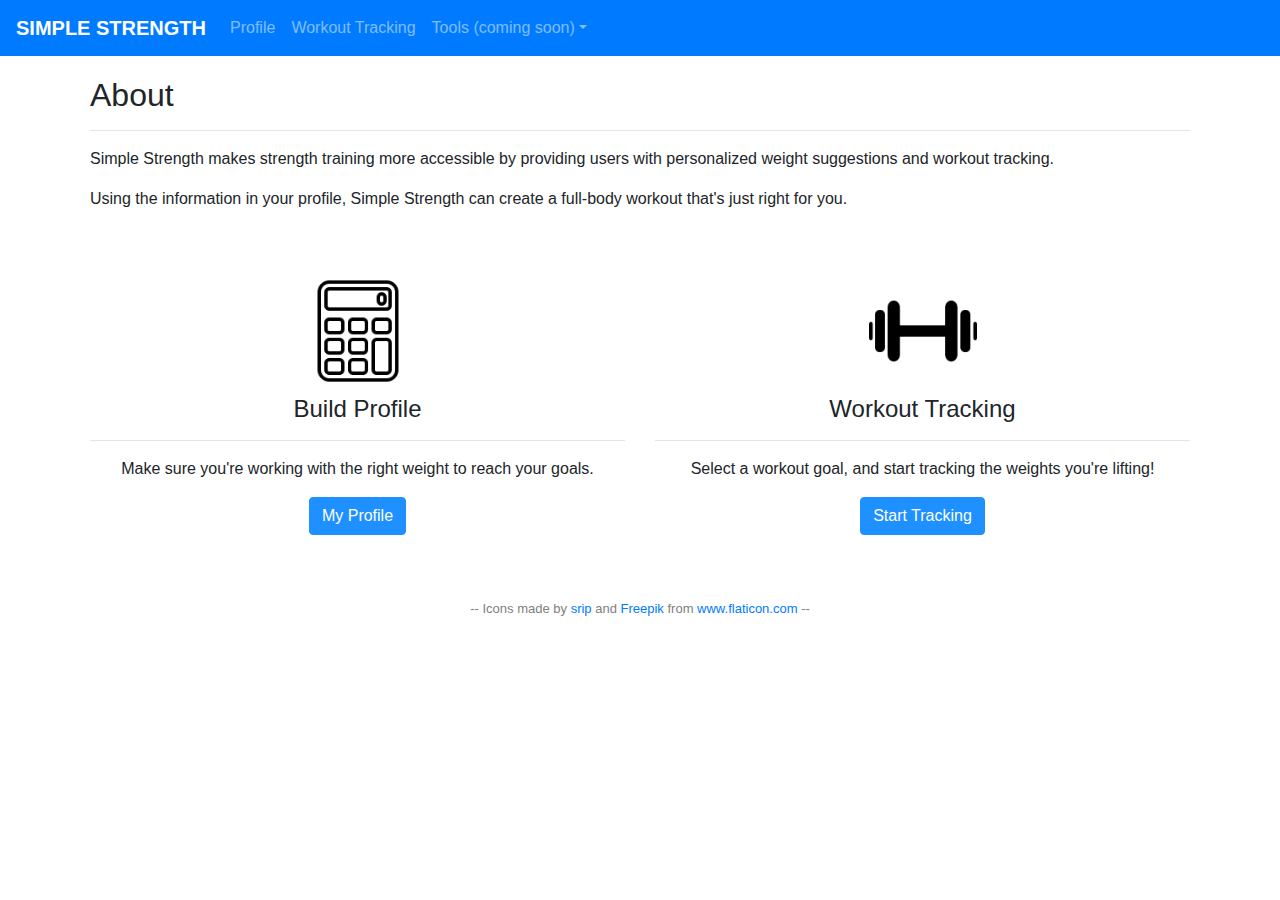
<file: index.html>
<!DOCTYPE html>
<html lang="en">
<head>
    <meta charset="utf-8">
    <meta http-equiv="X-UA-Compatible" content="IE=edge">
    <meta name="viewport" content="width=device-width, initial-scale=1, shrink-to-fit=no">
    <meta name="description" content="">
    <meta name="author" content="">
    <link rel="stylesheet" href="https://stackpath.bootstrapcdn.com/bootstrap/4.3.1/css/bootstrap.min.css" integrity="sha384-ggOyR0iXCbMQv3Xipma34MD+dH/1fQ784/j6cY/iJTQUOhcWr7x9JvoRxT2MZw1T" crossorigin="anonymous">
    <link rel="stylesheet" href="style.css">
    <title>Home | Simple Strength</title>
</head>

<body>
    <!--Collabsible nav-->
    <nav class="navbar navbar-expand-lg navbar-dark bg-primary">
        <a class="navbar-brand" href="index.html">SIMPLE STRENGTH</a>
        <button class="navbar-toggler" type="button" data-toggle="collapse" data-target="#navbarNavDropdown" aria-controls="navbarNavDropdown" aria-expanded="false" aria-label="Toggle navigation">
            <span class="navbar-toggler-icon"></span>
        </button>
        <div class="collapse navbar-collapse" id="navbarNavDropdown">
            <ul class="navbar-nav">
                <li class="nav-item">
                    <a class="nav-link" href="profile.html">Profile<span class="sr-only">(current)</span></a>
                </li>
                <li class="nav-item">
                    <a class="nav-link" href="tracking.html">Workout Tracking</a>
                </li>
                <li class="nav-item dropdown disabled">
                    <a class="nav-link dropdown-toggle" href="#" id="navbarDropdownMenuLink" role="button" data-toggle="dropdown" aria-haspopup="true" aria-expanded="false">Tools (coming soon)</a>
                <div class="dropdown-menu" aria-labelledby="navbarDropdownMenuLink">
                    <a class="dropdown-item disabled" href="#">Rest Timer</a>
                    <a class="dropdown-item disabled" href="#">Progress Pictures</a>
                    <a class="dropdown-item disabled" href="#">Nutrition Calculator</a>
                </div>
                </li>
          </ul>
        </div>
    </nav>

    <!--"About" section-->
    <div class="container">
        <h2>About</h2>
        <hr class="solid">
        <div class="row">
            <div class="col">
                <p>Simple Strength makes strength training more accessible by providing users with personalized weight suggestions and workout tracking.</p>
                <p>Using the information in your profile, Simple Strength can create a full-body workout that's just right for you.</p>
            </div>
        </div>
    </div>

    <!--Links w/description and icons-->
    <div class="container">
        <div class="row">
            <div class="col-md text-center">
                <img src="images/calculator.png" class="icon mx-auto d-block">
                <h4>Build Profile</h4>
                <hr class="solid">
                <p>Make sure you're working with the right weight to reach your goals.</p>
                <a class="btn btn-primary" href="profile.html" role="button">My Profile</a>
            </div>
            <div class="col-md text-center">
                <img src="images/dumbbell.png" class="icon mx-auto d-block">
                <h4>Workout Tracking</h4>
                <hr class="solid">
                <p>Select a workout goal, and start tracking the weights you're lifting!</p>
                <a class="btn btn-primary" href="tracking.html" role="button">Start Tracking</a>
            </div>
        </div>
    </div>

    <br>

    <!--Credit for the icons-->
    <div class="container" id="icon-credit">
        <div class="row">
            <div class="col text-center">
                <p>-- Icons made by <a href="https://www.flaticon.com/authors/srip" title="srip">srip</a> and <a href="https://www.freepik.com" title="Freepik">Freepik</a> from <a href="https://www.flaticon.com/" title="Flaticon">www.flaticon.com</a> --</p>
            </div>
        </div>
    </div>

    <!--Bootstrap scripts-->
    <script src="https://code.jquery.com/jquery-3.2.1.slim.min.js" integrity="sha384-KJ3o2DKtIkvYIK3UENzmM7KCkRr/rE9/Qpg6aAZGJwFDMVNA/GpGFF93hXpG5KkN" crossorigin="anonymous"></script>
    <script src="https://cdnjs.cloudflare.com/ajax/libs/popper.js/1.12.9/umd/popper.min.js" integrity="sha384-ApNbgh9B+Y1QKtv3Rn7W3mgPxhU9K/ScQsAP7hUibX39j7fakFPskvXusvfa0b4Q" crossorigin="anonymous"></script>
    <script src="https://maxcdn.bootstrapcdn.com/bootstrap/4.0.0/js/bootstrap.min.js" integrity="sha384-JZR6Spejh4U02d8jOt6vLEHfe/JQGiRRSQQxSfFWpi1MquVdAyjUar5+76PVCmYl" crossorigin="anonymous"></script>
</body>
</html>
</file>
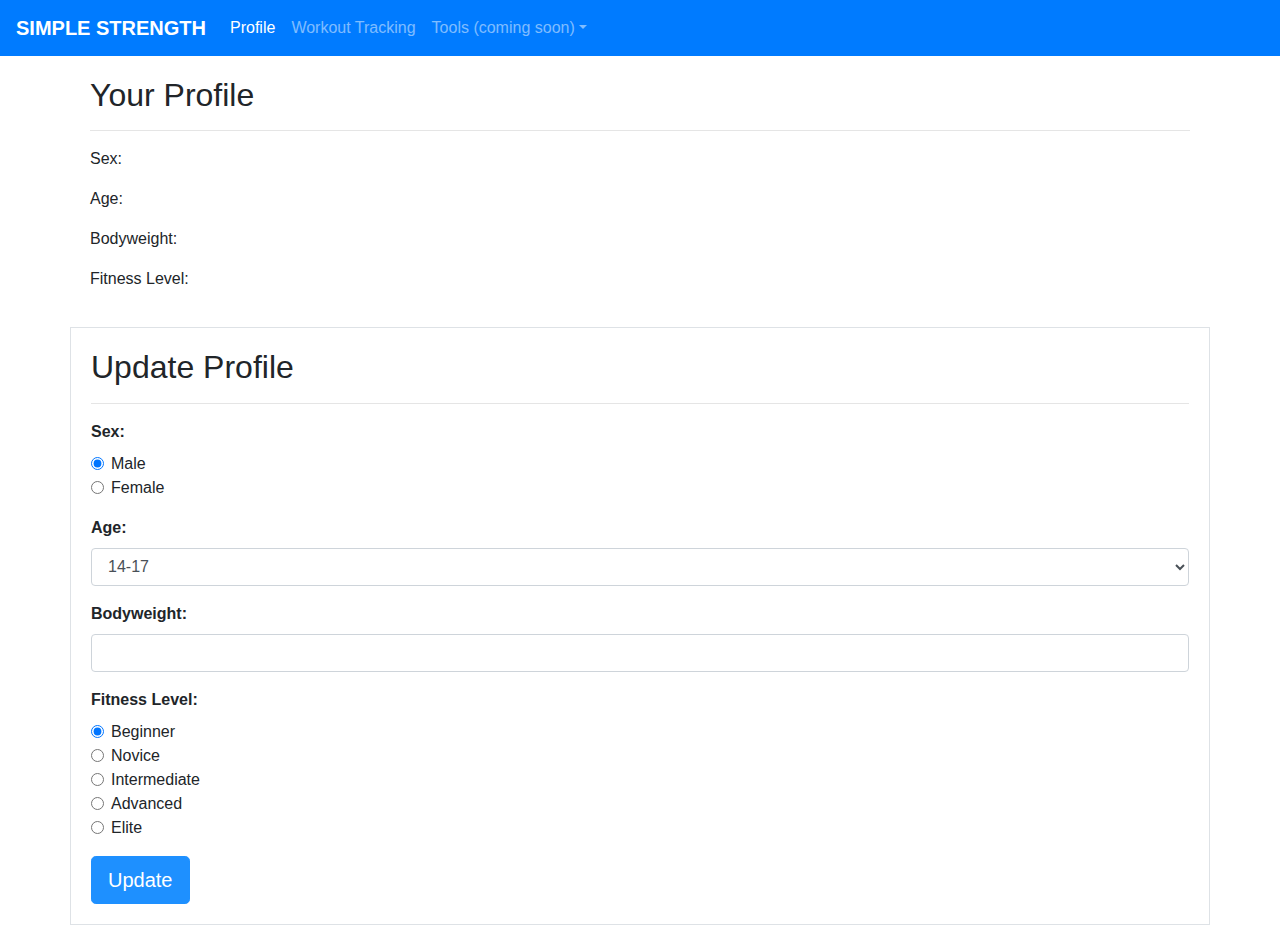
<file: profile.html>
<!DOCTYPE html>
<html lang="en">
<head>
    <meta charset="utf-8">
    <meta http-equiv="X-UA-Compatible" content="IE=edge">
    <meta name="viewport" content="width=device-width, initial-scale=1, shrink-to-fit=no">
    <meta name="description" content="">
    <meta name="author" content="">
    <link rel="stylesheet" href="https://stackpath.bootstrapcdn.com/bootstrap/4.3.1/css/bootstrap.min.css" integrity="sha384-ggOyR0iXCbMQv3Xipma34MD+dH/1fQ784/j6cY/iJTQUOhcWr7x9JvoRxT2MZw1T" crossorigin="anonymous">
    <link rel="stylesheet" href="style.css">
    <title>Profile | Simple Strength</title>
</head>

<body>
    <!--Collabsible nav-->
    <nav class="navbar navbar-expand-lg navbar-dark bg-primary">
        <a class="navbar-brand" href="index.html">SIMPLE STRENGTH</a>
        <button class="navbar-toggler" type="button" data-toggle="collapse" data-target="#navbarNavDropdown" aria-controls="navbarNavDropdown" aria-expanded="false" aria-label="Toggle navigation">
            <span class="navbar-toggler-icon"></span>
        </button>
        <div class="collapse navbar-collapse" id="navbarNavDropdown">
            <ul class="navbar-nav">
                <li class="nav-item active">
                    <a class="nav-link" href="profile.html">Profile<span class="sr-only">(current)</span></a>
                </li>
                <li class="nav-item">
                    <a class="nav-link" href="tracking.html">Workout Tracking</a>
                </li>
                <li class="nav-item dropdown disabled">
                    <a class="nav-link dropdown-toggle" href="#" id="navbarDropdownMenuLink" role="button" data-toggle="dropdown" aria-haspopup="true" aria-expanded="false">Tools (coming soon)</a>
                <div class="dropdown-menu" aria-labelledby="navbarDropdownMenuLink">
                    <a class="dropdown-item disabled" href="#">Rest Timer</a>
                    <a class="dropdown-item disabled" href="#">Progress Pictures</a>
                    <a class="dropdown-item disabled" href="#">Nutrition Calculator</a>
                </div>
                </li>
          </ul>
        </div>
    </nav>

    <!--Content area for user profile-->
    <div class="container">
        <h2>Your Profile</h2>
        <hr class="solid">
        <div class="row">
            <div class="col">
                <p>Sex: </p>
                <p>Age: </p>
                <p>Bodyweight: </p>
                <p>Fitness Level: </p>
            </div>
        </div>
    </div>

    <!--Update profile forms-->
    <div class="container border">
        <h2>Update Profile</h2>
        <hr class="solid">
        <div class="row">
            <div class="col">
                <form>
                    <div class="form-group">
                        <label class="profileLabel" for="sex">Sex: </label>
                        <div class="form-check">
                            <input class="form-check-input" type="radio" name="sex" id="male" value="male" checked="checked">
                            <label class="form-check-label" for="male">Male</label>
                        </div>
                        <div class="form-check">
                            <input class="form-check-input" type="radio" name="sex" id="female" value="male">
                            <label class="form-check-label" for="female">Female</label>
                        </div>
                    </div>

                    <div class="form-group">
                        <label class="profileLabel" for="age">Age: </label>
                        <select class="form-control" id="age">
                            <option>14-17</option>
                            <option>18-23</option>
                            <option>24-39</option>
                            <option>40-49</option>
                            <option>50-59</option>
                            <option>60-69</option>
                            <option>70-79</option>
                            <option>80-89</option>
                        </select>
                    </div>

                    <div class="form-group">
                        <label class="profileLabel" for="bodyweight">Bodyweight: </label>
                        <input type="number" class="form-control" id="bodyweight" min="100" max="310">
                    </div>

                    <div class="form-group">
                        <label class="profileLabel" for="fitnesslevel">Fitness Level: </label>
                        <div class="form-check">
                            <input class="form-check-input" type="radio" name="fitnesslevel" id="beginner" value="beginner" checked="checked">
                            <label class="form-check-label" for="beginner">Beginner</label>
                        </div>
                        <div class="form-check">
                            <input class="form-check-input" type="radio" name="fitnesslevel" id="novice" value="novice">
                            <label class="form-check-label" for="novice">Novice</label>
                        </div>
                        <div class="form-check">
                            <input class="form-check-input" type="radio" name="fitnesslevel" id="intermediate" value="intermediate">
                            <label class="form-check-label" for="intermediate">Intermediate</label>
                        </div>
                        <div class="form-check">
                            <input class="form-check-input" type="radio" name="fitnesslevel" id="advanced" value="advanced">
                            <label class="form-check-label" for="advanced">Advanced</label>
                        </div>
                        <div class="form-check">
                            <input class="form-check-input" type="radio" name="fitnesslevel" id="elite" value="elite">
                            <label class="form-check-label" for="elite">Elite</label>
                        </div>
                    </div>
                    <button type="submit" class="btn btn-primary btn-lg">Update</button>
                </form>    
            </div>
        </div>
    </div>

    <!--Bootstrap scripts-->
    <script src="https://code.jquery.com/jquery-3.2.1.slim.min.js" integrity="sha384-KJ3o2DKtIkvYIK3UENzmM7KCkRr/rE9/Qpg6aAZGJwFDMVNA/GpGFF93hXpG5KkN" crossorigin="anonymous"></script>
    <script src="https://cdnjs.cloudflare.com/ajax/libs/popper.js/1.12.9/umd/popper.min.js" integrity="sha384-ApNbgh9B+Y1QKtv3Rn7W3mgPxhU9K/ScQsAP7hUibX39j7fakFPskvXusvfa0b4Q" crossorigin="anonymous"></script>
    <script src="https://maxcdn.bootstrapcdn.com/bootstrap/4.0.0/js/bootstrap.min.js" integrity="sha384-JZR6Spejh4U02d8jOt6vLEHfe/JQGiRRSQQxSfFWpi1MquVdAyjUar5+76PVCmYl" crossorigin="anonymous"></script>
</body>
</html>
</file>
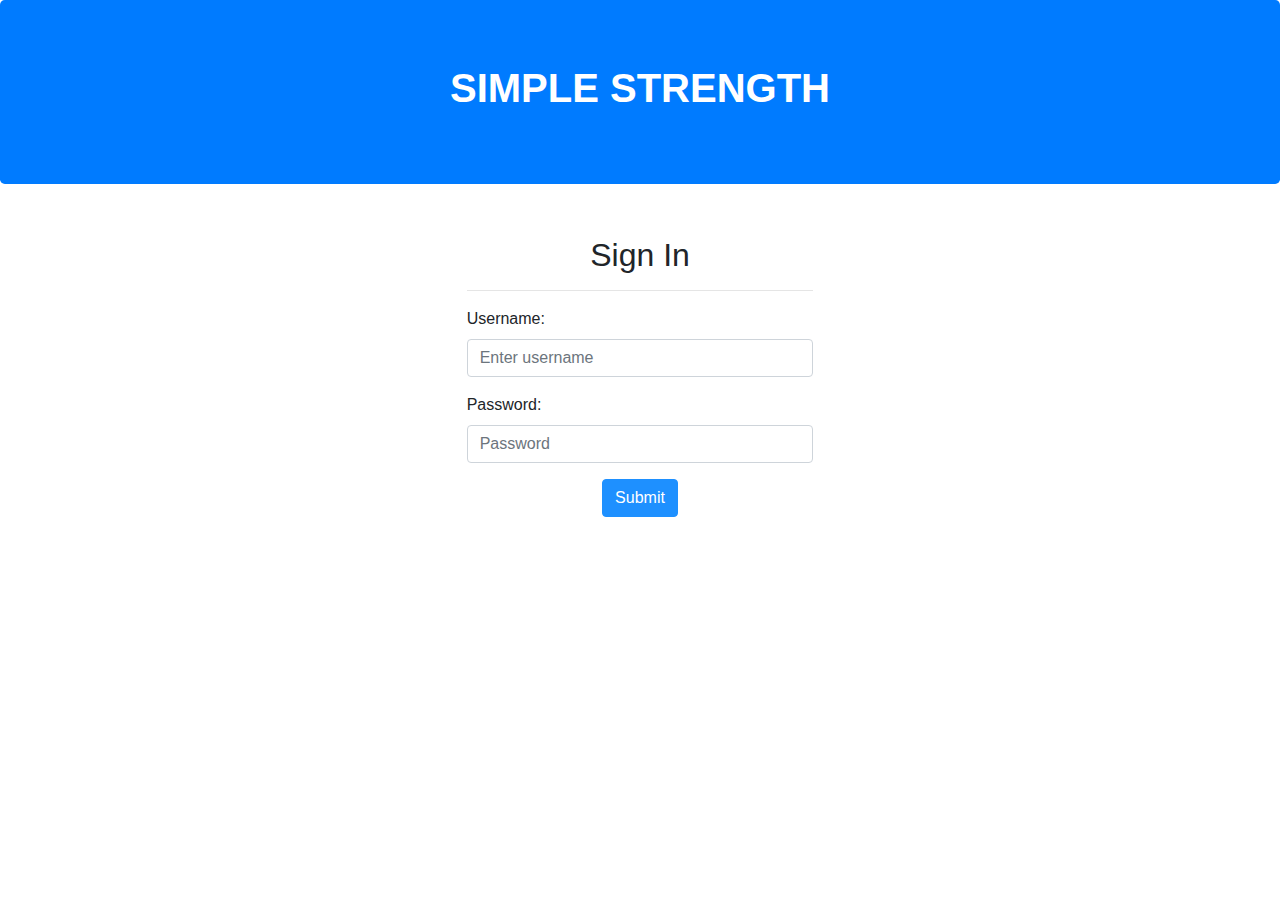
<file: signin.html>
<!DOCTYPE html>
<html lang="en">

<head>
    <meta charset="utf-8">
    <meta http-equiv="X-UA-Compatible" content="IE=edge">
    <meta name="viewport" content="width=device-width, initial-scale=1, shrink-to-fit=no">
    <meta name="description" content="">
    <meta name="author" content="">
    <link rel="stylesheet" href="https://stackpath.bootstrapcdn.com/bootstrap/4.3.1/css/bootstrap.min.css" integrity="sha384-ggOyR0iXCbMQv3Xipma34MD+dH/1fQ784/j6cY/iJTQUOhcWr7x9JvoRxT2MZw1T" crossorigin="anonymous">
    <link rel="stylesheet" href="style.css">
    <title>Sign In | Simple Strength</title>
</head>

<body>
    <!--Title Card-->
    <div class="jumbotron bg-primary" style="text-align: center;">
        <h1 class="title">SIMPLE STRENGTH</h1>
    </div>

    <!--Sign-in forms-->
    <div class="container">
        <div class="row">
            <div class="col-md"></div>
            <div class="col-md">
                <div class="text-center">
                    <h2>Sign In</h2>
                    <hr class="solid">
                </div>
                <form>
                    <div class="form-group">
                        <label for="username">Username:</label>
                        <input type="text" class="form-control" id="username" placeholder="Enter username">
                    </div>
                    <div class="form-group">
                        <label for="password">Password:</label>
                        <input type="password" class="form-control" id="password" placeholder="Password">
                    </div>

                    <div class="text-center">
                        <button type="submit" class="btn btn-primary">Submit</button>
                    </div>
                </form> 
            </div>
            <div class="col-md"></div>
        </div>
    </div>
</body>
</html>
</file>
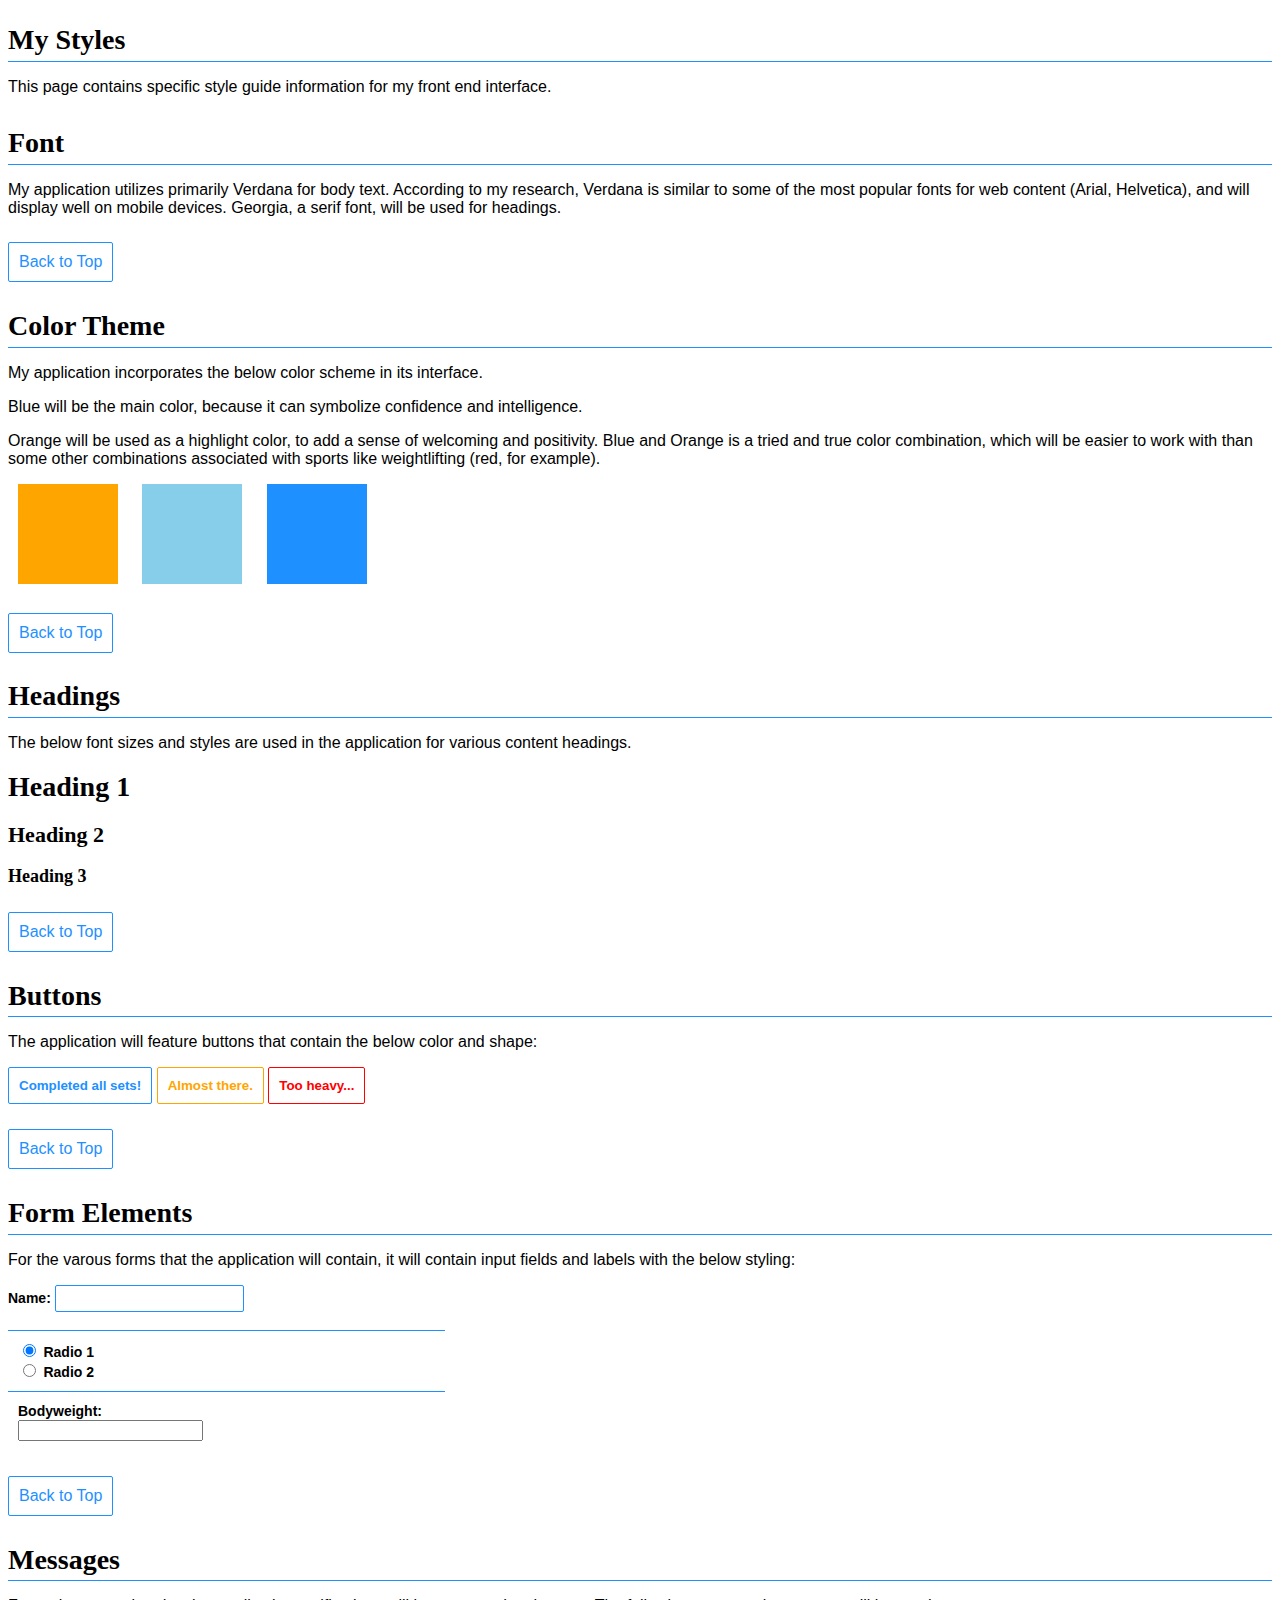
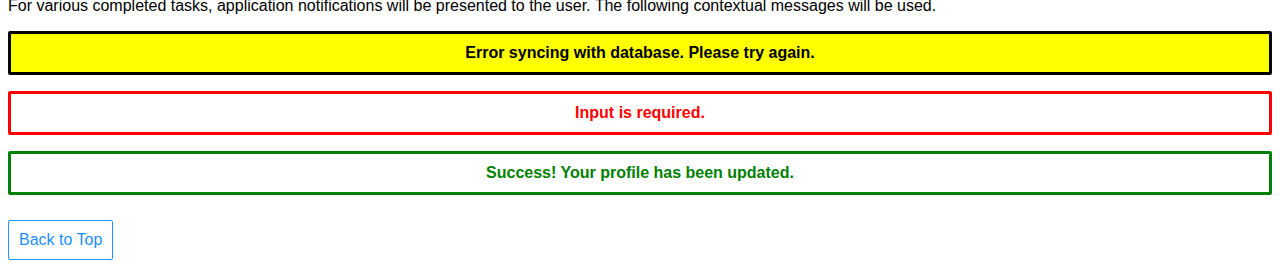
<file: SimpleStrengthStyleGuide.html>
<!DOCTYPE html>
<html lang="en">

<head>
    <meta charset="utf-8">
    <meta http-equiv="X-UA-Compatible" content="IE=edge">
    <meta name="viewport" content="width=device-width, initial-scale=1">
    <meta name="description" content="">
    <meta name="author" content="">
    <title>My Style Guide</title>

    <!-- Site theme -->
    <style>
        body {
            font-family:Verdana, sans-serif;
            color: black;
        }

        .page-header {
            padding-top: 10px;
            line-height: 5px;
            margin: 2px 0;
            border-bottom:solid dodgerblue 1px;
        }

        h1 {
            font-family:Georgia;
            font-size: 28px;
            font-weight: bold;
        }

        h2 {
            font-family:Georgia;
            font-size: 22px;
        }

        h3 {
            font-family:Georgia;
            font-size: 18px;
        }

        button {
            border-radius: 2px;
            padding: 10px;
            color: white;
        }

        .button1 {
            border-style:solid;
            border-width: 1px;
            border-color: orange;
            color:orange;
            background-color:white;
            font-weight: bold;
        }

        .button1:hover {
            background-color: rgb(255, 202, 103);
        }

        .button2 {
            border-style:solid; 
            border-width: 1px;
            border-color:dodgerblue;
            color:dodgerblue;
            background-color: white;
            font-weight: bold;
        }

        .button2:hover {
            background-color:lightskyblue;
        }

        .button3 {
            border-style:solid;
            border-width: 1px;
            border-color: red;
            color: red;
            background-color:white;
            font-weight: bold;
        }

        .button3:hover {
            background-color: rgb(243, 132, 132);
        }

        .inputLabel {
            font-size: 14px;
            font-weight: bold;
        }

        input.inputField {
            padding: 5px;
            border: 1px solid dodgerblue;
            border-radius: 2px;
        }

        .radioBox {
            padding:10px;
            border-top: solid dodgerblue 1px;
            max-width: 33%;
        }

        .radioLabel {
            font-size: 14px;
            font-weight: bold;
        }

        .numberLabel {
            font-size: 14px;
            font-weight: bold;
        }

        div.box {
            height: 100px;
            width: 100px;
            display: inline-block;
            margin: 0 10px 0 10px;
        }

        #primary1 {
            background-color: orange;
        }

        #primary2 {
            background-color:skyblue;
        }

        #primary3 {
            background-color:dodgerblue;
        }

        .warning {
            background-color: yellow;
            font-weight: bold;
            text-align: center;
            color: black;
            padding: 10px;
            border:solid black 3px;
            border-radius: 2px;
        }

        .danger {
            background-color: white;
            font-weight: bold;
            text-align: center;
            color: red;
            padding: 10px;
            border: solid red 3px;
            border-radius: 2px;
        }

        .success {
            background-color: white;
            font-weight: bold;
            text-align: center;
            color: green;
            padding: 10px;
            border:solid green 3px;
            border-radius: 2px;
        }

        svg.svg-inline--fa {
            color: white;
        }

        .spacer {
            margin-top: 25px;
            padding-bottom:10px;
        }

        .spacer > a {
            display: block;
            border-style:solid;
            border-width: 1px;
            border-color: dodgerblue;
            background-color:white;
            padding: 10px;
            text-align: center;
            text-decoration: none;
            border-radius: 2px;
            color: dodgerblue;
            max-width:fit-content;
        }

        .spacer > a:hover {
            background-color:lightskyblue;
        }

        #footer {
            border-top: 1px solid #dddddd;
            margin-top: 50px;
            padding: 10px;
            text-align: center;
        }
    </style>
</head>

<body>
    <a name="Top"></a>
    <div class="container">
        <!-- About -->
        <div>
            <div class="page-header">
                <h1>
                    <a name="about"></a>My Styles</h1>
            </div>
            <p>This page contains specific style guide information for my front end interface.</p>
        </div>
        <!-- End About -->

        <!-- Fonts -->
        <div>
            <div class="page-header">
                <h1>
                    <a name="fonts"></a>Font</h1>
            </div>
            <p>My application utilizes primarily Verdana for body text. According to my research, 
                Verdana is similar to some of the most popular fonts for web content (Arial, Helvetica), and will display well on mobile devices.
                Georgia, a serif font, will be used for headings.
            </p>
        </div>
        <div class="spacer">
            <a href="#Top">Back to Top</a>
        </div>
        <!-- End Fonts -->

        <!-- Color Theme -->
        <div>
            <div class="page-header">
                <h1>
                    <a name="colorTheme"></a>Color Theme</h1>
            </div>
            <p>My application incorporates the below color scheme in its interface.</p>   
            <p>Blue will be the main color, because it can symbolize confidence and intelligence.</p>
            <p>Orange will be used as a highlight color, to add a sense of welcoming and positivity. 
                Blue and Orange is a tried and true color combination, which will be easier to work with than some other combinations associated with sports like weightlifting (red, for example).</p>
            <div class="box" id="primary1"></div>
            <div class="box" id="primary2"></div>
            <div class="box" id="primary3"></div>
        </div>
        <div class="spacer">
            <a href="#Top">Back to Top</a>
        </div>
        <!-- End Color Theme -->

        <!-- Headings -->
        <div>
            <div class="page-header">
                <h1>
                    <a name="headings"></a>Headings</h1>
            </div>
            <p>The below font sizes and styles are used in the application for various content headings.</p>
            <h1>Heading 1</h1>
            <h2>Heading 2</h2>
            <h3>Heading 3</h3>
        </div>
        <div class="spacer">
            <a href="#Top">Back to Top</a>
        </div>
        <!-- End Headings -->

        <!-- Buttons -->
        <div>
            <div class="page-header">
                <h1>
                    <a name="buttons"></a>Buttons</h1>
            </div>
            <p>The application will feature buttons that contain the below color and shape:</p>
            <button class="button2">Completed all sets!</button>
            <button class="button1">Almost there.</button>
            <button class="button3">Too heavy...</button>
        </div>
        <div class="spacer">
            <a href="#Top">Back to Top</a>
        </div>
        <!-- End Buttons -->

        <!-- Form Elements -->
        <div>
            <div class="page-header">
                <h1>
                    <a name="formElements"></a>Form Elements</h1>
            </div>
            <p>For the varous forms that the application will contain, it will contain input fields and labels with the below styling:</p>
            <form>
                <label for="name" class="inputLabel">Name: </label>
                <input type="input" id="name" class="inputField" value="">
            </form>
            <br>
            <form class="radioBox">
                <input type="radio" class="inputRadio"  id="radio1" name="radio" value="radio1" checked="checked">
                <label for="radio1" class="radioLabel">Radio 1</label><br>
                <input type="radio" class="inputRadio" id="radio2" name="radio" value="radio2">
                <label for="radio2" class="radioLabel">Radio 2</label><br>
            </form>
            <form class="radioBox">  
                <label for="number" class="numberLabel">Bodyweight:</label><br>
                <input type="number"  id="number" name="number" min="1"> 
            </form>
        </div>
        <div class="spacer">
            <a href="#Top">Back to Top</a>
        </div>
        <!-- End Form Elements -->

        <!-- User Messages -->
        <div>
            <div class="page-header">
                <h1>
                    <a name="messages"></a>Messages</h1>
            </div>
            <p>For various completed tasks, application notifications will be presented to the user.  The following contextual messages will be used.</p>
            <p class="warning">Error syncing with database. Please try again.</p>
            <p class="danger">Input is required.</p>
            <p class="success">Success! Your profile has been updated.</p>
        </div>
        <div class="spacer">
            <a href="#Top">Back to Top</a>
        </div>
        <!-- End User Messages -->
    </div>
</body>

</html>
</file>
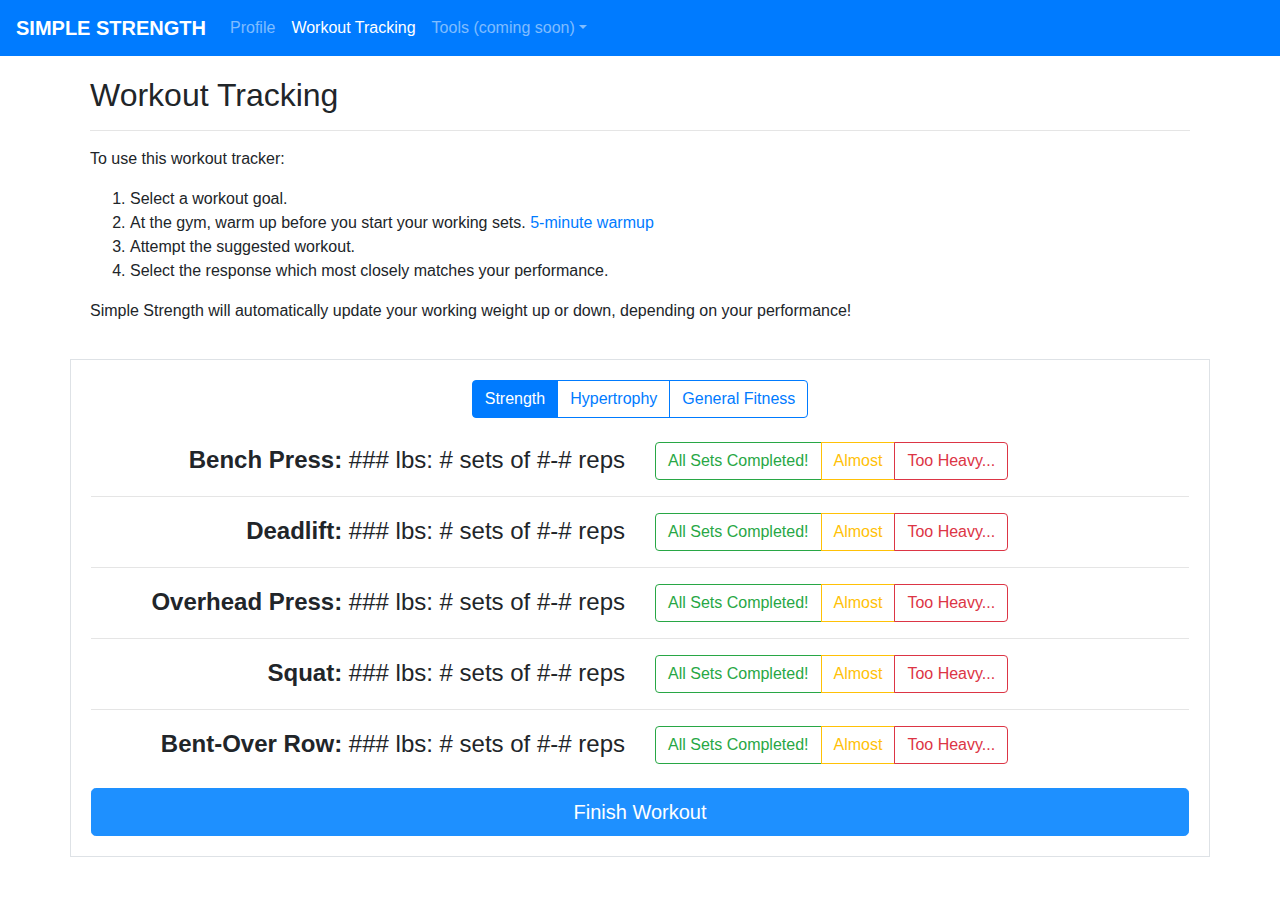
<file: tracking.html>
<!DOCTYPE html>
<html lang="en">
<head>
    <meta charset="utf-8">
    <meta http-equiv="X-UA-Compatible" content="IE=edge">
    <meta name="viewport" content="width=device-width, initial-scale=1, shrink-to-fit=no">
    <meta name="description" content="">
    <meta name="author" content="">
    <link rel="stylesheet" href="https://stackpath.bootstrapcdn.com/bootstrap/4.3.1/css/bootstrap.min.css" integrity="sha384-ggOyR0iXCbMQv3Xipma34MD+dH/1fQ784/j6cY/iJTQUOhcWr7x9JvoRxT2MZw1T" crossorigin="anonymous">
    <link rel="stylesheet" href="style.css">
    <title>Workout Tracking | Simple Strength</title>
</head>

<body>
    <!--Collabsible nav-->
    <nav class="navbar navbar-expand-lg navbar-dark bg-primary">
        <a class="navbar-brand" href="index.html">SIMPLE STRENGTH</a>
        <button class="navbar-toggler" type="button" data-toggle="collapse" data-target="#navbarNavDropdown" aria-controls="navbarNavDropdown" aria-expanded="false" aria-label="Toggle navigation">
            <span class="navbar-toggler-icon"></span>
        </button>
        <div class="collapse navbar-collapse" id="navbarNavDropdown">
            <ul class="navbar-nav">
                <li class="nav-item">
                    <a class="nav-link" href="profile.html">Profile<span class="sr-only">(current)</span></a>
                </li>
                <li class="nav-item active">
                    <a class="nav-link" href="tracking.html">Workout Tracking</a>
                </li>
                <li class="nav-item dropdown disabled">
                    <a class="nav-link dropdown-toggle" href="#" id="navbarDropdownMenuLink" role="button" data-toggle="dropdown" aria-haspopup="true" aria-expanded="false">Tools (coming soon)</a>
                <div class="dropdown-menu" aria-labelledby="navbarDropdownMenuLink">
                    <a class="dropdown-item disabled" href="#">Rest Timer</a>
                    <a class="dropdown-item disabled" href="#">Progress Pictures</a>
                    <a class="dropdown-item disabled" href="#">Nutrition Calculator</a>
                </div>
                </li>
          </ul>
        </div>
    </nav>
    
    <!--Brief incstructions-->
    <div class="container">
        <h2>Workout Tracking</h2>
        <hr class="solid">
        <div class="row">
            <div class="col">
                <p>To use this workout tracker:</p>
                <ol>
                    <li>Select a workout goal.</li>
                    <li>At the gym, warm up before you start your working sets. <a href="https://www.triathlete.com/training/ask-a-trainer-how-should-i-warm-up-for-strength-training/" target="blank">5-minute warmup</a></li>
                    <li>Attempt the suggested workout.</li>
                    <li>Select the response which most closely matches your performance.</li>
                </ol>
                <p>Simple Strength will automatically update your working weight up or down, depending on your performance!</p>
            </div>
        </div>
    </div>

    <!--Tracking content area-->
    <div class="container border">
        <div class="row">
            <!--Workout goal selection-->
            <div class="col text-center">
                <div class="btn-group btn-group-toggle" data-toggle="buttons">
                    <label class="btn btn-outline-primary active">
                      <input type="radio" name="goal" id="strength" autocomplete="off" checked> Strength
                    </label>
                    <label class="btn btn-outline-primary">
                      <input type="radio" name="goal" id="hypertrophy" autocomplete="off"> Hypertrophy
                    </label>
                    <label class="btn btn-outline-primary">
                      <input type="radio" name="goal" id="general" autocomplete="off"> General Fitness
                    </label>
                </div>
            </div>
        </div>

        <br>

        <!--Bench press-->
        <div class="row">
            <div class="col text-right">
                <span class="exerciseLabel">Bench Press: </span>
                <span class="exerciseDescription" id="benchDescription">### lbs: # sets of #-# reps</span>
            </div>
            <div class="col text-left">
                <div class="btn-group btn-group-toggle" data-toggle="buttons">
                    <label class="btn btn-outline-success">
                    <input type="radio" name="benchResponse" id="benchComplete" autocomplete="off"> All Sets Completed!
                    </label>
                    <label class="btn btn-outline-warning">
                    <input type="radio" name="benchResponse" id="benchAlmost" autocomplete="off"> Almost
                    </label>
                    <label class="btn btn-outline-danger">
                    <input type="radio" name="benchResponse" id="benchTooHeavy" autocomplete="off"> Too Heavy...
                    </label>
                </div>
            </div>
        </div>

        <hr class="solid">

        <!--Deadlift-->
        <div class="row">
            <div class="col text-right">
                <span class="exerciseLabel">Deadlift: </span>
                <span class="exerciseDescription" id="deadliftDescription">### lbs: # sets of #-# reps</span>
            </div>
            <div class="col text-left">
                <div class="btn-group btn-group-toggle" data-toggle="buttons">
                    <label class="btn btn-outline-success">
                    <input type="radio" name="deadliftResponse" id="deadliftComplete" autocomplete="off"> All Sets Completed!
                    </label>
                    <label class="btn btn-outline-warning">
                    <input type="radio" name="deadliftResponse" id="deadliftAlmost" autocomplete="off"> Almost
                    </label>
                    <label class="btn btn-outline-danger">
                    <input type="radio" name="deadliftResponse" id="deadliftTooHeavy" autocomplete="off"> Too Heavy...
                    </label>
                </div>
            </div>
        </div>

        <hr class="solid">

        <!--Overhead Press-->
        <div class="row">
            <div class="col text-right">
                <span class="exerciseLabel">Overhead Press: </span>
                <span class="exerciseDescription" id="ohpDescription">### lbs: # sets of #-# reps</span>
            </div>
            <div class="col text-left">
                <div class="btn-group btn-group-toggle" data-toggle="buttons">
                    <label class="btn btn-outline-success">
                    <input type="radio" name="ohpResponse" id="ohpComplete" autocomplete="off"> All Sets Completed!
                    </label>
                    <label class="btn btn-outline-warning">
                    <input type="radio" name="ohpResponse" id="ohpAlmost" autocomplete="off"> Almost
                    </label>
                    <label class="btn btn-outline-danger">
                    <input type="radio" name="ohpResponse" id="ohpTooHeavy" autocomplete="off"> Too Heavy...
                    </label>
                </div>
            </div>
        </div>

        <hr class="solid">

        <!--Squat-->
        <div class="row">
            <div class="col text-right">
                <span class="exerciseLabel">Squat: </span>
                <span class="exerciseDescription" id="squatDescription">### lbs: # sets of #-# reps</span>
            </div>
            <div class="col text-left">
                <div class="btn-group btn-group-toggle" data-toggle="buttons">
                    <label class="btn btn-outline-success">
                    <input type="radio" name="squatResponse" id="squatComplete" autocomplete="off"> All Sets Completed!
                    </label>
                    <label class="btn btn-outline-warning">
                    <input type="radio" name="squatResponse" id="squatAlmost" autocomplete="off"> Almost
                    </label>
                    <label class="btn btn-outline-danger">
                    <input type="radio" name="squatResponse" id="squatTooHeavy" autocomplete="off"> Too Heavy...
                    </label>
                </div>
            </div>
        </div>

        <hr class="solid">

        <!--Bent-over row-->
        <div class="row">
            <div class="col text-right">
                <span class="exerciseLabel">Bent-Over Row: </span>
                <span class="exerciseDescription" id="rowDescription">### lbs: # sets of #-# reps</span>
            </div>
            <div class="col text-left">
                <div class="btn-group btn-group-toggle" data-toggle="buttons">
                    <label class="btn btn-outline-success">
                    <input type="radio" name="rowResponse" id="rowComplete" autocomplete="off"> All Sets Completed!
                    </label>
                    <label class="btn btn-outline-warning">
                    <input type="radio" name="rowResponse" id="rowAlmost" autocomplete="off"> Almost
                    </label>
                    <label class="btn btn-outline-danger">
                    <input type="radio" name="rowResponse" id="rowTooHeavy" autocomplete="off"> Too Heavy...
                    </label>
                </div>
            </div>
        </div>

        <br>
         
        <!--submit all-->
        <div class="row text-center">
            <div class="col">
                <button class="btn btn-primary btn-lg btn-block" type="submit">Finish Workout</button>
            </div>
        </div>
    </div>

    <!--Bootstrap scripts-->
    <script src="https://code.jquery.com/jquery-3.2.1.slim.min.js" integrity="sha384-KJ3o2DKtIkvYIK3UENzmM7KCkRr/rE9/Qpg6aAZGJwFDMVNA/GpGFF93hXpG5KkN" crossorigin="anonymous"></script>
    <script src="https://cdnjs.cloudflare.com/ajax/libs/popper.js/1.12.9/umd/popper.min.js" integrity="sha384-ApNbgh9B+Y1QKtv3Rn7W3mgPxhU9K/ScQsAP7hUibX39j7fakFPskvXusvfa0b4Q" crossorigin="anonymous"></script>
    <script src="https://maxcdn.bootstrapcdn.com/bootstrap/4.0.0/js/bootstrap.min.js" integrity="sha384-JZR6Spejh4U02d8jOt6vLEHfe/JQGiRRSQQxSfFWpi1MquVdAyjUar5+76PVCmYl" crossorigin="anonymous"></script>
</body>
</html>
</file>
<file: style.css>
.btn-primary {
  background-color: dodgerblue;
  border-color: dodgerblue;
}
.btn-primary:focus {
  background-color: #1262b3;
}
.btn-primary:active {
  background-color: #1262b3;
}
.btn-primary:hover {
  background-color: #59a8f7;
}
.container {
  padding: 20px;
}
.exerciseLabel {
  font-weight: bold;
  font-size: x-large;
}
.exerciseDescription {
  font-size: x-large;
}
.icon {
  display: block;
  width: 128px;
  height: auto;
  padding: 10px;
}
#icon-credit {
  font-size: small;
  color: gray;
}
.navbar-brand {
  font-weight: bold;
}
.profileLabel {
  font-weight: bold;
}
.title {
  color: white;
  font-weight: bold;
}
</file>
